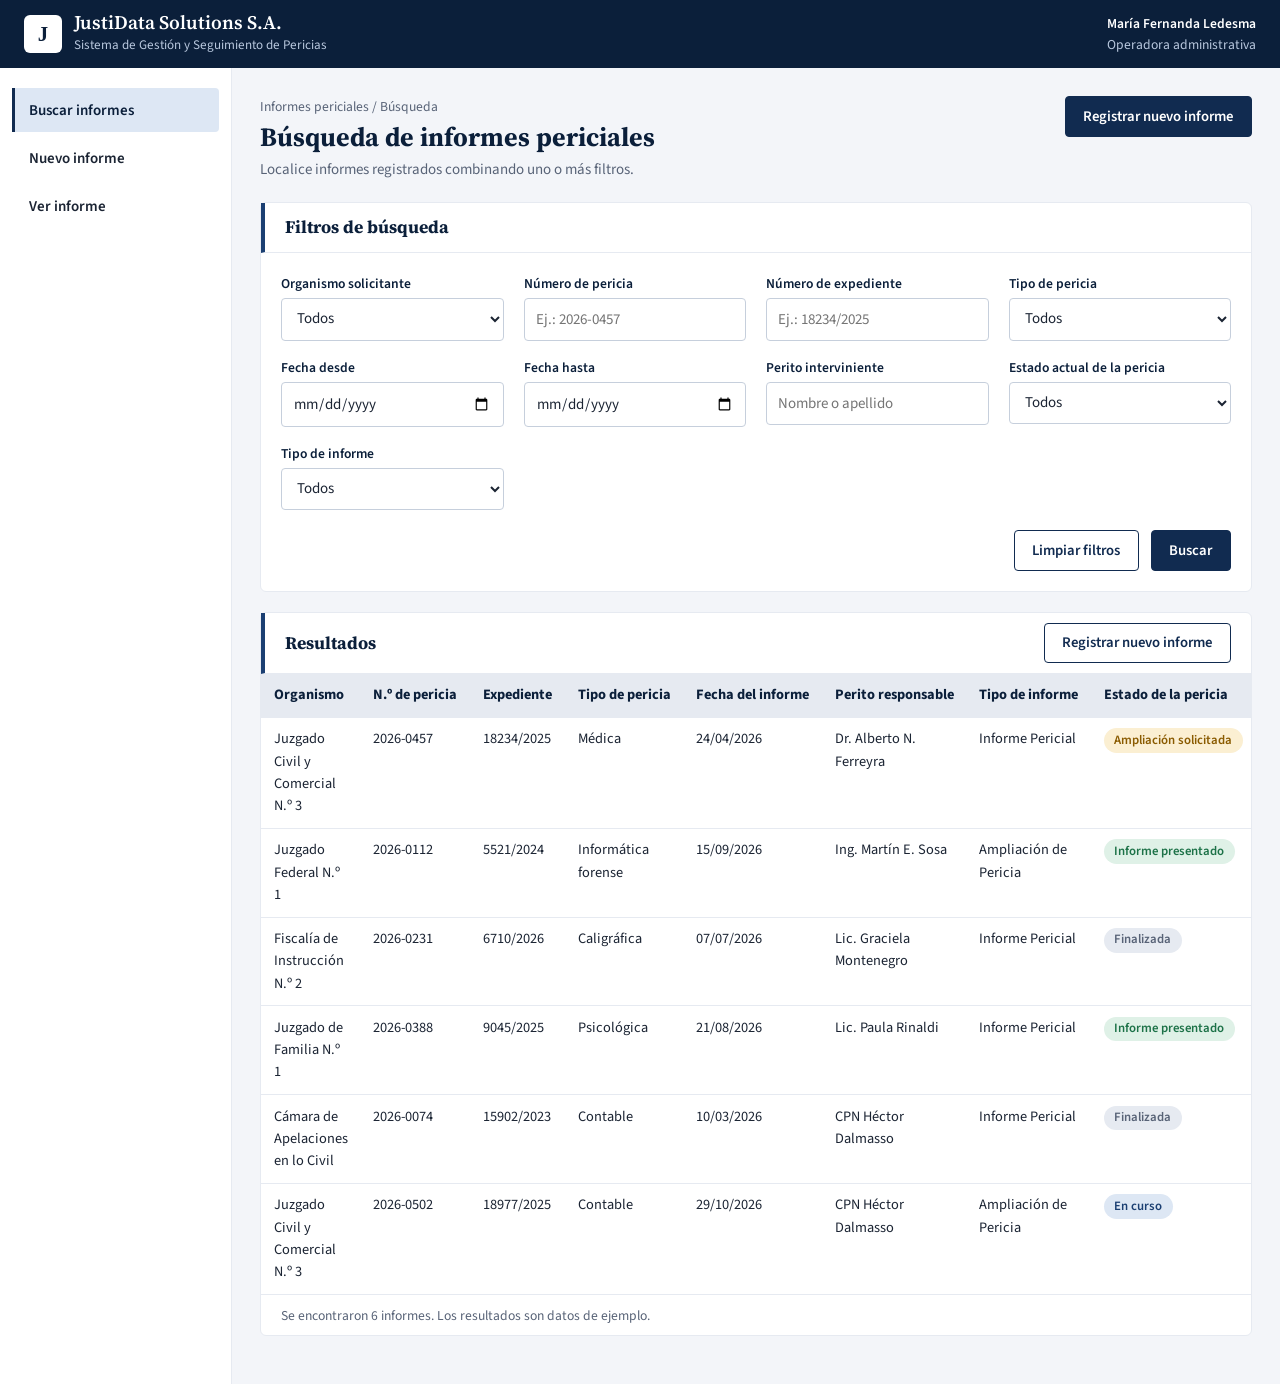
<file: index.html>
<!DOCTYPE html>
<html lang="es">
<head>
<meta charset="UTF-8">
<meta name="viewport" content="width=device-width, initial-scale=1">
<title>Búsqueda de informes - JustiData Solutions S.A.</title>
<link rel="preconnect" href="https://fonts.googleapis.com">
<link href="https://fonts.googleapis.com/css2?family=Source+Sans+3:wght@400;600&family=Source+Serif+4:wght@600&display=swap" rel="stylesheet">
<link rel="stylesheet" href="estilos.css">
</head>
<body>
<div class="app">
  <header class="cabecera">
    <div class="marca"><span class="logo">J</span>
      <div><strong>JustiData Solutions S.A.</strong><small>Sistema de Gestión y Seguimiento de Pericias</small></div></div>
    <div class="sesion"><b>María Fernanda Ledesma</b>Operadora administrativa</div>
  </header>

  <nav class="lateral" aria-label="Menú principal">
    <a href="index.html" class="activo" aria-current="page">Buscar informes</a>
    <a href="nuevo_informe.html">Nuevo informe</a>
    <a href="ver_informe.html">Ver informe</a>
  </nav>

  <main class="contenido">
    <div class="titulo-pagina">
      <div>
        <p class="migas">Informes periciales / Búsqueda</p>
        <h1>Búsqueda de informes periciales</h1>
        <p class="subtitulo">Localice informes registrados combinando uno o más filtros.</p>
      </div>
      <a class="btn btn-primario" href="nuevo_informe.html">Registrar nuevo informe</a>
    </div>

    <form class="panel" action="index.html" method="get">
      <h2>Filtros de búsqueda</h2>
      <div class="cuerpo grilla">
        <div><label for="f-organismo">Organismo solicitante</label>
          <select id="f-organismo"><option value="">Todos</option>
            <option>Juzgado Civil y Comercial N.º 3</option><option>Juzgado Federal N.º 1</option>
            <option>Fiscalía de Instrucción N.º 2</option><option>Juzgado de Familia N.º 1</option>
            <option>Cámara de Apelaciones en lo Civil</option></select></div>
        <div><label for="f-pericia">Número de pericia</label><input id="f-pericia" placeholder="Ej.: 2026-0457"></div>
        <div><label for="f-exp">Número de expediente</label><input id="f-exp" placeholder="Ej.: 18234/2025"></div>
        <div><label for="f-tipo">Tipo de pericia</label>
          <select id="f-tipo"><option value="">Todos</option><option>Médica</option><option>Psicológica</option>
            <option>Contable</option><option>Caligráfica</option><option>Informática forense</option><option>Ambiental</option></select></div>
        <div><label for="f-desde">Fecha desde</label><input type="date" id="f-desde"></div>
        <div><label for="f-hasta">Fecha hasta</label><input type="date" id="f-hasta"></div>
        <div><label for="f-perito">Perito interviniente</label><input id="f-perito" placeholder="Nombre o apellido"></div>
        <div><label for="f-estado">Estado actual de la pericia</label>
          <select id="f-estado"><option value="">Todos</option><option>En curso</option><option>Informe presentado</option>
            <option>Ampliación solicitada</option><option>Finalizada</option></select></div>
        <div><label for="f-tinforme">Tipo de informe</label>
          <select id="f-tinforme"><option value="">Todos</option><option>Informe Pericial</option><option>Ampliación de Pericia</option></select></div>
      </div>
      <div class="cuerpo acciones" style="padding-top:0">
        <button type="reset" class="btn">Limpiar filtros</button>
        <button type="submit" class="btn btn-primario">Buscar</button>
      </div>
    </form>

    <section class="panel">
      <div class="panel-encabezado"><h2>Resultados</h2>
        <a class="btn" href="nuevo_informe.html">Registrar nuevo informe</a></div>
      <div class="tabla-wrap">
        <table>
          <thead><tr>
            <th>Organismo</th><th>N.º de pericia</th><th>Expediente</th><th>Tipo de pericia</th><th>Fecha del informe</th>
            <th>Perito responsable</th><th>Tipo de informe</th><th>Estado de la pericia</th><th>Acción</th>
          </tr></thead>
          <tbody>
            <tr><td>Juzgado Civil y Comercial N.º 3</td><td>2026-0457</td><td>18234/2025</td><td>Médica</td><td>24/04/2026</td>
              <td>Dr. Alberto N. Ferreyra</td><td>Informe Pericial</td><td><span class="estado e-ampliacion">Ampliación solicitada</span></td>
              <td><a class="btn" href="ver_informe.html">Ver informe</a></td></tr>
            <tr><td>Juzgado Federal N.º 1</td><td>2026-0112</td><td>5521/2024</td><td>Informática forense</td><td>15/09/2026</td>
              <td>Ing. Martín E. Sosa</td><td>Ampliación de Pericia</td><td><span class="estado e-presentado">Informe presentado</span></td>
              <td><a class="btn" href="ver_informe.html">Ver informe</a></td></tr>
            <tr><td>Fiscalía de Instrucción N.º 2</td><td>2026-0231</td><td>6710/2026</td><td>Caligráfica</td><td>07/07/2026</td>
              <td>Lic. Graciela Montenegro</td><td>Informe Pericial</td><td><span class="estado e-final">Finalizada</span></td>
              <td><a class="btn" href="ver_informe.html">Ver informe</a></td></tr>
            <tr><td>Juzgado de Familia N.º 1</td><td>2026-0388</td><td>9045/2025</td><td>Psicológica</td><td>21/08/2026</td>
              <td>Lic. Paula Rinaldi</td><td>Informe Pericial</td><td><span class="estado e-presentado">Informe presentado</span></td>
              <td><a class="btn" href="ver_informe.html">Ver informe</a></td></tr>
            <tr><td>Cámara de Apelaciones en lo Civil</td><td>2026-0074</td><td>15902/2023</td><td>Contable</td><td>10/03/2026</td>
              <td>CPN Héctor Dalmasso</td><td>Informe Pericial</td><td><span class="estado e-final">Finalizada</span></td>
              <td><a class="btn" href="ver_informe.html">Ver informe</a></td></tr>
            <tr><td>Juzgado Civil y Comercial N.º 3</td><td>2026-0502</td><td>18977/2025</td><td>Contable</td><td>29/10/2026</td>
              <td>CPN Héctor Dalmasso</td><td>Ampliación de Pericia</td><td><span class="estado e-curso">En curso</span></td>
              <td><a class="btn" href="ver_informe.html">Ver informe</a></td></tr>
          </tbody>
        </table>
      </div>
      <p class="resumen">Se encontraron 6 informes. Los resultados son datos de ejemplo.</p>
    </section>
  </main>
</div>
</body>
</html>
</file>
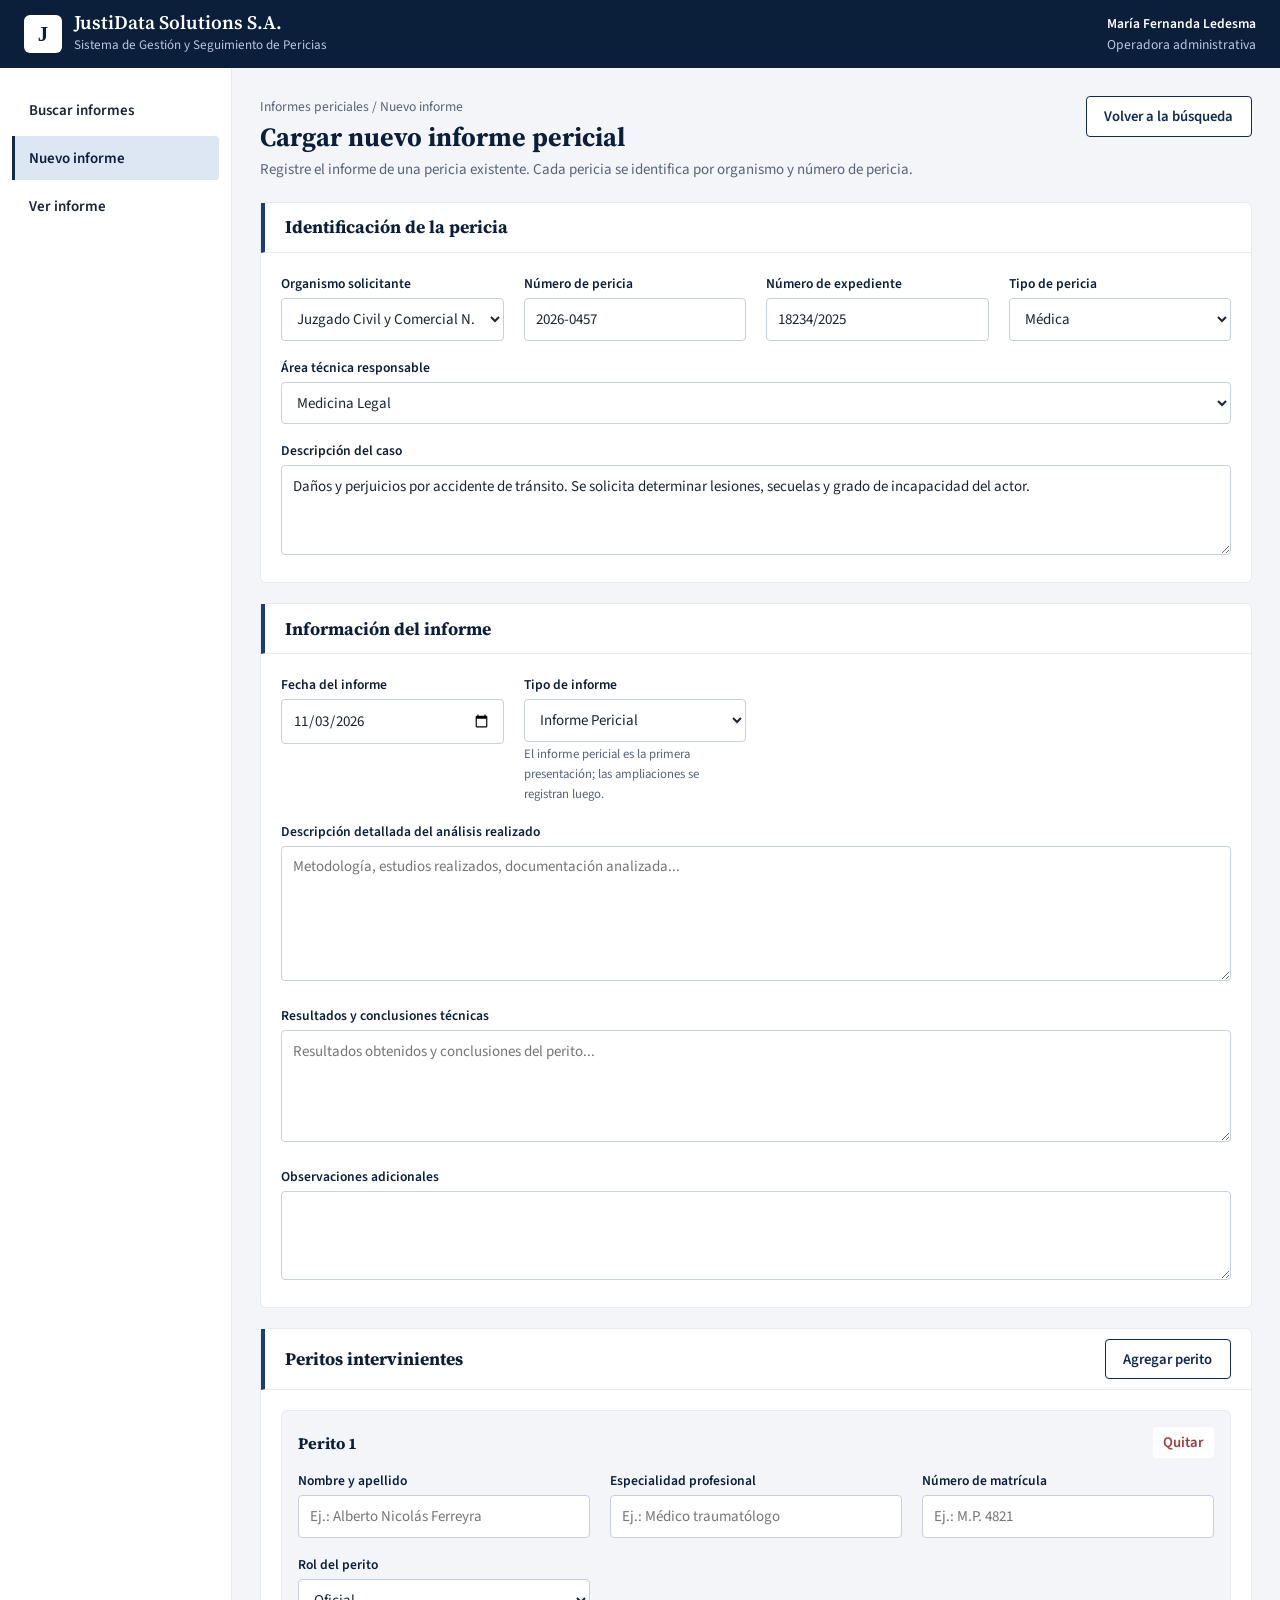
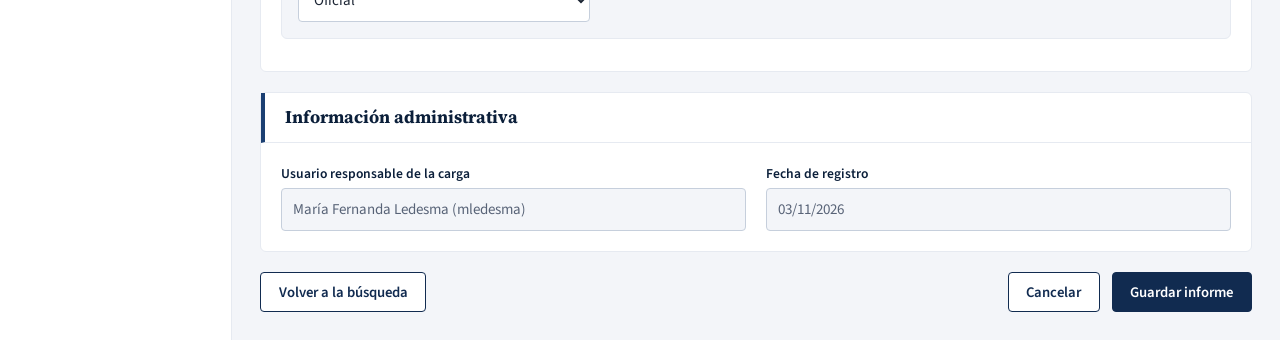
<file: nuevo_informe.html>
<!DOCTYPE html>
<html lang="es">
<head>
<meta charset="UTF-8">
<meta name="viewport" content="width=device-width, initial-scale=1">
<title>Nuevo informe pericial - JustiData Solutions S.A.</title>
<link rel="preconnect" href="https://fonts.googleapis.com">
<link href="https://fonts.googleapis.com/css2?family=Source+Sans+3:wght@400;600&family=Source+Serif+4:wght@600&display=swap" rel="stylesheet">
<link rel="stylesheet" href="estilos.css">
</head>
<body>
<div class="app">
  <header class="cabecera">
    <div class="marca"><span class="logo">J</span>
      <div><strong>JustiData Solutions S.A.</strong><small>Sistema de Gestión y Seguimiento de Pericias</small></div></div>
    <div class="sesion"><b>María Fernanda Ledesma</b>Operadora administrativa</div>
  </header>

  <nav class="lateral" aria-label="Menú principal">
    <a href="index.html">Buscar informes</a>
    <a href="nuevo_informe.html" class="activo" aria-current="page">Nuevo informe</a>
    <a href="ver_informe.html">Ver informe</a>
  </nav>

  <main class="contenido">
    <div class="titulo-pagina">
      <div>
        <p class="migas">Informes periciales / Nuevo informe</p>
        <h1>Cargar nuevo informe pericial</h1>
        <p class="subtitulo">Registre el informe de una pericia existente. Cada pericia se identifica por organismo y número de pericia.</p>
      </div>
      <a class="btn" href="index.html">Volver a la búsqueda</a>
    </div>

    <form action="ver_informe.html" method="get">
      <section class="panel">
        <h2>Identificación de la pericia</h2>
        <div class="cuerpo grilla">
          <div><label for="organismo">Organismo solicitante</label>
            <select id="organismo" name="organismo" required>
              <option value="">Seleccione un organismo</option>
              <option selected>Juzgado Civil y Comercial N.º 3</option>
              <option>Juzgado Federal N.º 1</option>
              <option>Fiscalía de Instrucción N.º 2</option>
              <option>Juzgado de Familia N.º 1</option>
              <option>Cámara de Apelaciones en lo Civil</option>
            </select></div>
          <div><label for="nro-pericia">Número de pericia</label>
            <input id="nro-pericia" name="nro_pericia" value="2026-0457" required></div>
          <div><label for="expediente">Número de expediente</label>
            <input id="expediente" name="expediente" value="18234/2025" required></div>
          <div><label for="tipo-pericia">Tipo de pericia</label>
            <select id="tipo-pericia" name="tipo_pericia" required>
              <option value="">Seleccione un tipo</option>
              <option selected>Médica</option><option>Psicológica</option><option>Contable</option>
              <option>Caligráfica</option><option>Informática forense</option><option>Ambiental</option>
            </select></div>
          <div class="ancho"><label for="area">Área técnica responsable</label>
            <select id="area" name="area" required>
              <option selected>Medicina Legal</option><option>Salud Mental</option><option>Contabilidad y Finanzas</option>
              <option>Documentología</option><option>Informática Forense</option><option>Ingeniería Ambiental</option>
            </select></div>
          <div class="ancho"><label for="caso">Descripción del caso</label>
            <textarea id="caso" name="caso" rows="3">Daños y perjuicios por accidente de tránsito. Se solicita determinar lesiones, secuelas y grado de incapacidad del actor.</textarea></div>
        </div>
      </section>

      <section class="panel">
        <h2>Información del informe</h2>
        <div class="cuerpo grilla">
          <div><label for="fecha-informe">Fecha del informe</label>
            <input type="date" id="fecha-informe" name="fecha_informe" value="2026-11-03" required></div>
          <div><label for="tipo-informe">Tipo de informe</label>
            <select id="tipo-informe" name="tipo_informe" required>
              <option>Informe Pericial</option><option>Ampliación de Pericia</option>
            </select>
            <p class="ayuda">El informe pericial es la primera presentación; las ampliaciones se registran luego.</p></div>
          <div class="ancho"><label for="analisis">Descripción detallada del análisis realizado</label>
            <textarea id="analisis" name="analisis" rows="5" required placeholder="Metodología, estudios realizados, documentación analizada..."></textarea></div>
          <div class="ancho"><label for="resultados">Resultados y conclusiones técnicas</label>
            <textarea id="resultados" name="resultados" rows="4" required placeholder="Resultados obtenidos y conclusiones del perito..."></textarea></div>
          <div class="ancho"><label for="observaciones">Observaciones adicionales</label>
            <textarea id="observaciones" name="observaciones" rows="3"></textarea></div>
        </div>
      </section>

      <section class="panel">
        <div class="panel-encabezado"><h2>Peritos intervinientes</h2>
          <button type="button" class="btn" id="agregar-perito">Agregar perito</button></div>
        <div class="cuerpo" id="lista-peritos">
          <div class="perito">
            <div class="perito-cab"><h3>Perito 1</h3><button type="button" class="btn btn-quitar quitar">Quitar</button></div>
            <div class="grilla">
              <div><label>Nombre y apellido</label><input name="perito_nombre[]" required placeholder="Ej.: Alberto Nicolás Ferreyra"></div>
              <div><label>Especialidad profesional</label><input name="perito_especialidad[]" required placeholder="Ej.: Médico traumatólogo"></div>
              <div><label>Número de matrícula</label><input name="perito_matricula[]" required placeholder="Ej.: M.P. 4821"></div>
              <div><label>Rol del perito</label>
                <select name="perito_rol[]"><option>Oficial</option><option>De oficio</option><option>De parte</option></select></div>
            </div>
          </div>
        </div>
      </section>

      <section class="panel">
        <h2>Información administrativa</h2>
        <div class="cuerpo grilla">
          <div><label for="usuario">Usuario responsable de la carga</label>
            <input id="usuario" value="María Fernanda Ledesma (mledesma)" readonly></div>
          <div><label for="fecha-registro">Fecha de registro</label>
            <input id="fecha-registro" value="03/11/2026" readonly></div>
        </div>
      </section>

      <div class="acciones">
        <a class="btn izq" href="index.html">Volver a la búsqueda</a>
        <a class="btn" href="index.html">Cancelar</a>
        <button type="submit" class="btn btn-primario">Guardar informe</button>
      </div>
    </form>
  </main>
</div>

<script>
const lista = document.getElementById('lista-peritos');
function numerar(){
  lista.querySelectorAll('.perito').forEach((p,i)=>p.querySelector('h3').textContent='Perito '+(i+1));
}
document.getElementById('agregar-perito').addEventListener('click',()=>{
  const nuevo = lista.firstElementChild.cloneNode(true);
  nuevo.querySelectorAll('input').forEach(i=>i.value='');
  nuevo.querySelector('select').selectedIndex = 0;
  lista.appendChild(nuevo);
  numerar();
});
lista.addEventListener('click',e=>{
  if(e.target.classList.contains('quitar') && lista.children.length>1){
    e.target.closest('.perito').remove();
    numerar();
  }
});
</script>
</body>
</html>
</file>
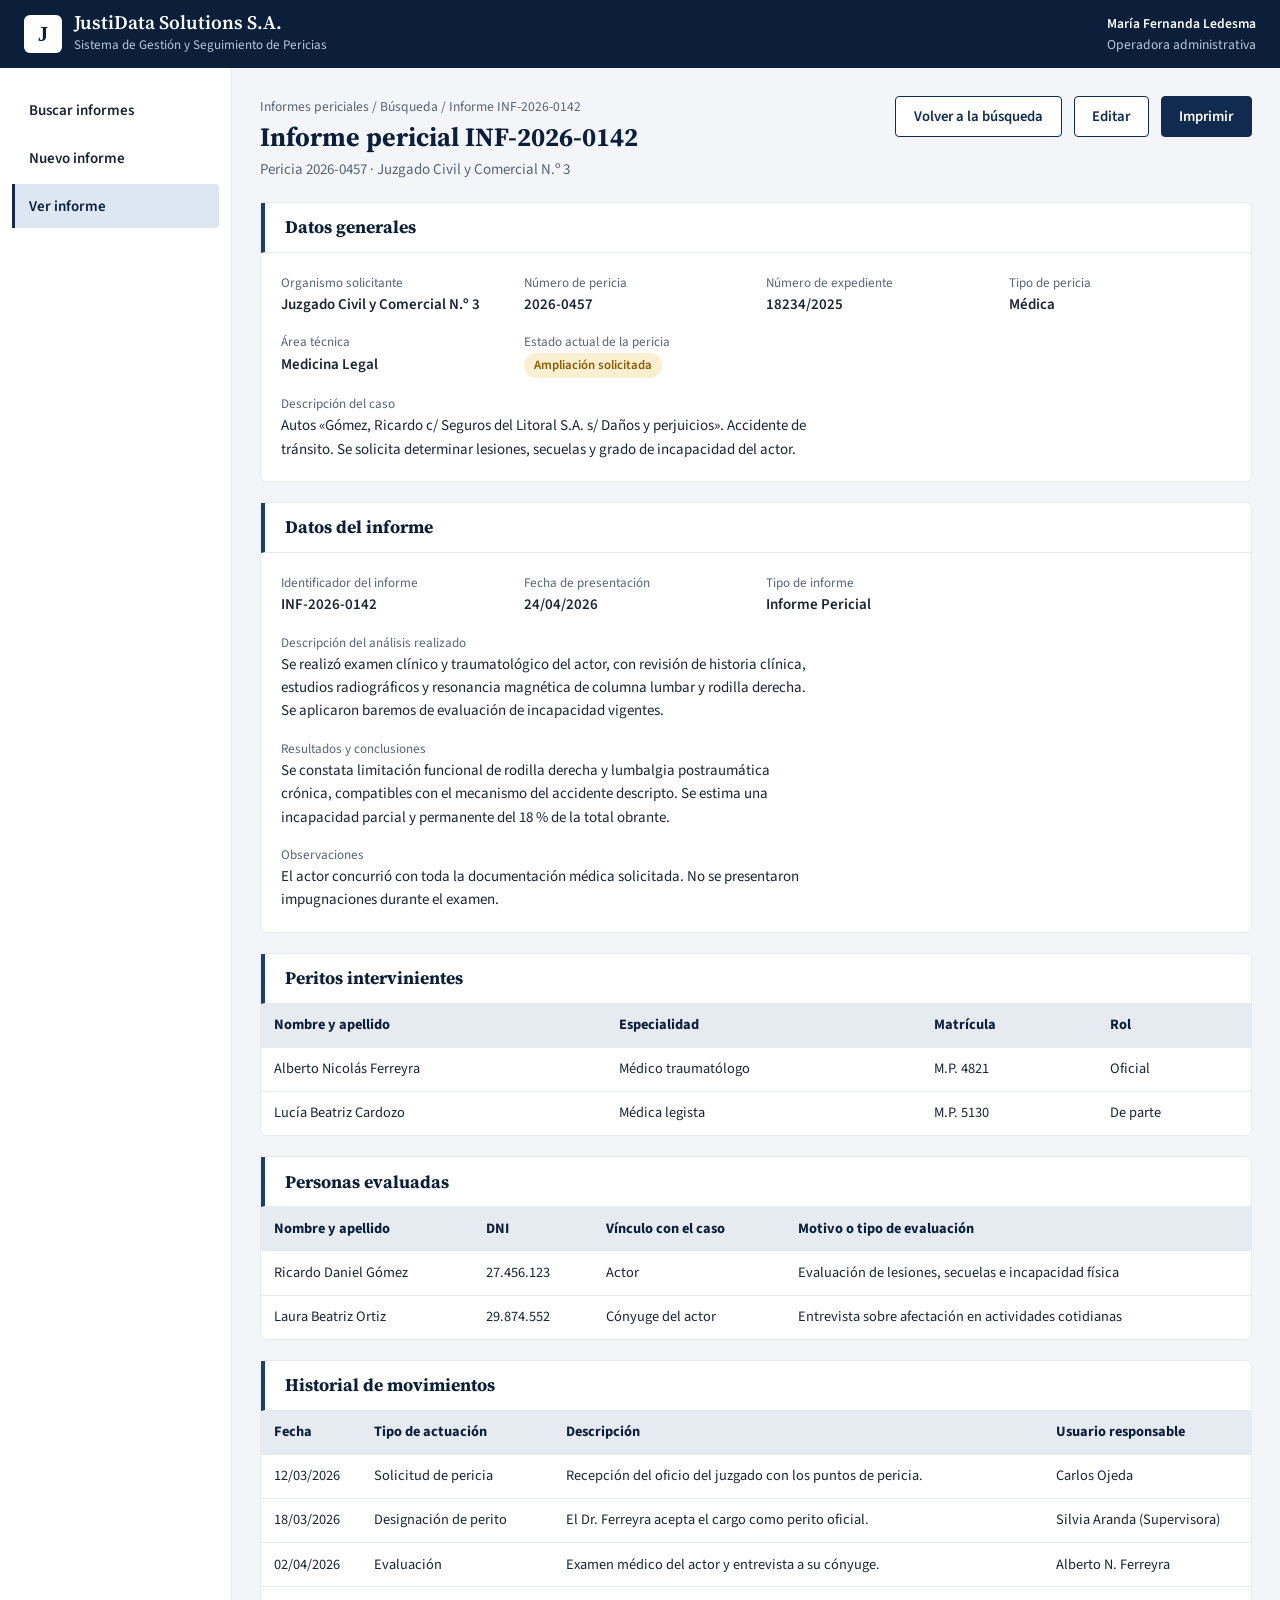
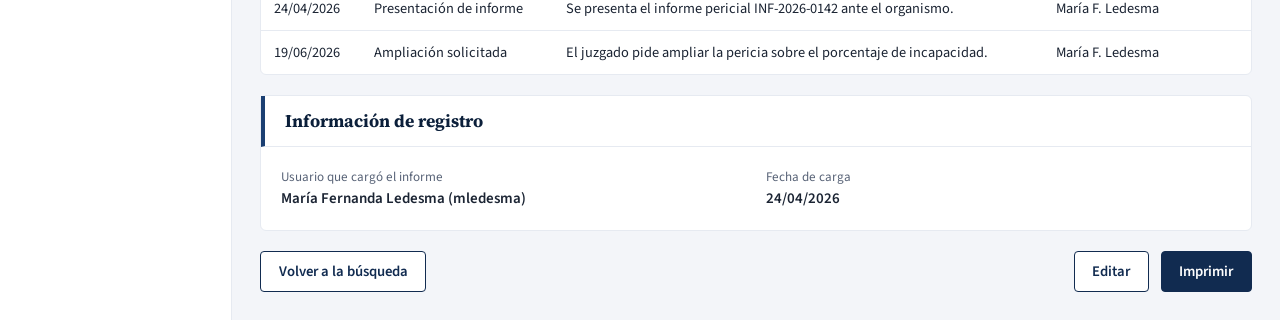
<file: ver_informe.html>
<!DOCTYPE html>
<html lang="es">
<head>
<meta charset="UTF-8">
<meta name="viewport" content="width=device-width, initial-scale=1">
<title>Informe INF-2026-0142 - JustiData Solutions S.A.</title>
<link rel="preconnect" href="https://fonts.googleapis.com">
<link href="https://fonts.googleapis.com/css2?family=Source+Sans+3:wght@400;600&family=Source+Serif+4:wght@600&display=swap" rel="stylesheet">
<link rel="stylesheet" href="estilos.css">
</head>
<body>
<div class="app">
  <header class="cabecera">
    <div class="marca"><span class="logo">J</span>
      <div><strong>JustiData Solutions S.A.</strong><small>Sistema de Gestión y Seguimiento de Pericias</small></div></div>
    <div class="sesion"><b>María Fernanda Ledesma</b>Operadora administrativa</div>
  </header>

  <nav class="lateral" aria-label="Menú principal">
    <a href="index.html">Buscar informes</a>
    <a href="nuevo_informe.html">Nuevo informe</a>
    <a href="ver_informe.html" class="activo" aria-current="page">Ver informe</a>
  </nav>

  <main class="contenido">
    <div class="titulo-pagina">
      <div>
        <p class="migas">Informes periciales / Búsqueda / Informe INF-2026-0142</p>
        <h1>Informe pericial INF-2026-0142</h1>
        <p class="subtitulo">Pericia 2026-0457 · Juzgado Civil y Comercial N.º 3</p>
      </div>
      <div class="acciones">
        <a class="btn" href="index.html">Volver a la búsqueda</a>
        <a class="btn" href="nuevo_informe.html">Editar</a>
        <button type="button" class="btn btn-primario" onclick="window.print()">Imprimir</button>
      </div>
    </div>

    <section class="panel">
      <h2>Datos generales</h2>
      <dl class="cuerpo datos">
        <div><dt>Organismo solicitante</dt><dd>Juzgado Civil y Comercial N.º 3</dd></div>
        <div><dt>Número de pericia</dt><dd>2026-0457</dd></div>
        <div><dt>Número de expediente</dt><dd>18234/2025</dd></div>
        <div><dt>Tipo de pericia</dt><dd>Médica</dd></div>
        <div><dt>Área técnica</dt><dd>Medicina Legal</dd></div>
        <div><dt>Estado actual de la pericia</dt><dd><span class="estado e-ampliacion">Ampliación solicitada</span></dd></div>
        <div class="ancho"><dt>Descripción del caso</dt>
          <dd>Autos «Gómez, Ricardo c/ Seguros del Litoral S.A. s/ Daños y perjuicios». Accidente de tránsito. Se solicita determinar lesiones, secuelas y grado de incapacidad del actor.</dd></div>
      </dl>
    </section>

    <section class="panel">
      <h2>Datos del informe</h2>
      <dl class="cuerpo datos">
        <div><dt>Identificador del informe</dt><dd>INF-2026-0142</dd></div>
        <div><dt>Fecha de presentación</dt><dd>24/04/2026</dd></div>
        <div><dt>Tipo de informe</dt><dd>Informe Pericial</dd></div>
        <div class="ancho"><dt>Descripción del análisis realizado</dt>
          <dd>Se realizó examen clínico y traumatológico del actor, con revisión de historia clínica, estudios radiográficos y resonancia magnética de columna lumbar y rodilla derecha. Se aplicaron baremos de evaluación de incapacidad vigentes.</dd></div>
        <div class="ancho"><dt>Resultados y conclusiones</dt>
          <dd>Se constata limitación funcional de rodilla derecha y lumbalgia postraumática crónica, compatibles con el mecanismo del accidente descripto. Se estima una incapacidad parcial y permanente del 18 % de la total obrante.</dd></div>
        <div class="ancho"><dt>Observaciones</dt>
          <dd>El actor concurrió con toda la documentación médica solicitada. No se presentaron impugnaciones durante el examen.</dd></div>
      </dl>
    </section>

    <section class="panel">
      <h2>Peritos intervinientes</h2>
      <div class="tabla-wrap"><table>
        <thead><tr><th>Nombre y apellido</th><th>Especialidad</th><th>Matrícula</th><th>Rol</th></tr></thead>
        <tbody>
          <tr><td>Alberto Nicolás Ferreyra</td><td>Médico traumatólogo</td><td>M.P. 4821</td><td>Oficial</td></tr>
          <tr><td>Lucía Beatriz Cardozo</td><td>Médica legista</td><td>M.P. 5130</td><td>De parte</td></tr>
        </tbody>
      </table></div>
    </section>

    <section class="panel">
      <h2>Personas evaluadas</h2>
      <div class="tabla-wrap"><table>
        <thead><tr><th>Nombre y apellido</th><th>DNI</th><th>Vínculo con el caso</th><th>Motivo o tipo de evaluación</th></tr></thead>
        <tbody>
          <tr><td>Ricardo Daniel Gómez</td><td>27.456.123</td><td>Actor</td><td>Evaluación de lesiones, secuelas e incapacidad física</td></tr>
          <tr><td>Laura Beatriz Ortiz</td><td>29.874.552</td><td>Cónyuge del actor</td><td>Entrevista sobre afectación en actividades cotidianas</td></tr>
        </tbody>
      </table></div>
    </section>

    <section class="panel">
      <h2>Historial de movimientos</h2>
      <div class="tabla-wrap"><table>
        <thead><tr><th>Fecha</th><th>Tipo de actuación</th><th>Descripción</th><th>Usuario responsable</th></tr></thead>
        <tbody>
          <tr><td>12/03/2026</td><td>Solicitud de pericia</td><td>Recepción del oficio del juzgado con los puntos de pericia.</td><td>Carlos Ojeda</td></tr>
          <tr><td>18/03/2026</td><td>Designación de perito</td><td>El Dr. Ferreyra acepta el cargo como perito oficial.</td><td>Silvia Aranda (Supervisora)</td></tr>
          <tr><td>02/04/2026</td><td>Evaluación</td><td>Examen médico del actor y entrevista a su cónyuge.</td><td>Alberto N. Ferreyra</td></tr>
          <tr><td>24/04/2026</td><td>Presentación de informe</td><td>Se presenta el informe pericial INF-2026-0142 ante el organismo.</td><td>María F. Ledesma</td></tr>
          <tr><td>19/06/2026</td><td>Ampliación solicitada</td><td>El juzgado pide ampliar la pericia sobre el porcentaje de incapacidad.</td><td>María F. Ledesma</td></tr>
        </tbody>
      </table></div>
    </section>

    <section class="panel">
      <h2>Información de registro</h2>
      <dl class="cuerpo datos">
        <div><dt>Usuario que cargó el informe</dt><dd>María Fernanda Ledesma (mledesma)</dd></div>
        <div><dt>Fecha de carga</dt><dd>24/04/2026</dd></div>
      </dl>
    </section>

    <div class="acciones">
      <a class="btn izq" href="index.html">Volver a la búsqueda</a>
      <a class="btn" href="nuevo_informe.html">Editar</a>
      <button type="button" class="btn btn-primario" onclick="window.print()">Imprimir</button>
    </div>
  </main>
</div>
</body>
</html>
</file>
<file: estilos.css>
/* JustiData Solutions S.A. - Sistema de Gestión y Seguimiento de Pericias */
:root{
  --azul-900:#0b1f3a;--azul-800:#112b50;--azul-700:#1b3f72;--azul-500:#2f64a8;--azul-100:#dde7f4;
  --gris-50:#f3f5f9;--gris-100:#e6eaf1;--gris-300:#c6cfdc;--gris-600:#586377;--texto:#1b2433;
  --ok:#1d7248;--ok-bg:#dff1e7;--aviso:#8a5b00;--aviso-bg:#fbefd2;
}
*{box-sizing:border-box;margin:0}
body{font:15px/1.55 "Source Sans 3","Segoe UI",system-ui,sans-serif;color:var(--texto);background:var(--gris-50)}
h1,h2,h3{font-family:"Source Serif 4",Georgia,serif;color:var(--azul-900);line-height:1.25}
h1{font-size:1.65rem}
a{color:var(--azul-500)}
:focus-visible{outline:2px solid var(--azul-500);outline-offset:2px}

/* Estructura general */
.app{display:grid;grid-template-columns:232px minmax(0,1fr);grid-template-rows:auto 1fr;min-height:100vh}
.cabecera{grid-column:1/-1;display:flex;justify-content:space-between;align-items:center;gap:1rem;
  background:var(--azul-900);color:#fff;padding:.75rem 1.5rem}
.marca{display:flex;align-items:center;gap:.75rem}
.logo{width:38px;height:38px;border-radius:6px;background:#fff;color:var(--azul-900);display:grid;place-items:center;
  font:700 1.3rem Georgia,serif}
.marca strong{display:block;font:600 1.2rem/1.1 "Source Serif 4",Georgia,serif}
.marca small{color:#b9c8de;font-size:.82rem}
.sesion{text-align:right;font-size:.85rem;color:#b9c8de}
.sesion b{display:block;color:#fff;font-weight:600}
.lateral{background:#fff;border-right:1px solid var(--gris-100);padding:1.25rem .75rem}
.lateral a{display:block;padding:.65rem .9rem;margin-bottom:.25rem;border-left:3px solid transparent;
  border-radius:0 4px 4px 0;color:var(--texto);text-decoration:none;font-weight:600}
.lateral a:hover{background:var(--gris-50)}
.lateral a.activo{background:var(--azul-100);border-left-color:var(--azul-800);color:var(--azul-900)}
.contenido{padding:1.75rem;max-width:1200px;width:100%}
.titulo-pagina{display:flex;justify-content:space-between;align-items:flex-start;flex-wrap:wrap;gap:1rem;margin-bottom:1.25rem}
.migas{font-size:.85rem;color:var(--gris-600);margin-bottom:.25rem}
.subtitulo{color:var(--gris-600);margin-top:.25rem}

/* Paneles */
.panel{background:#fff;border:1px solid var(--gris-100);border-radius:6px;margin-bottom:1.25rem}
.panel>h2{font-size:1.1rem;padding:.85rem 1.25rem;border-bottom:1px solid var(--gris-100);border-left:4px solid var(--azul-700)}
.cuerpo{padding:1.25rem}
.panel-encabezado{display:flex;justify-content:space-between;align-items:center;gap:1rem;flex-wrap:wrap;
  border-bottom:1px solid var(--gris-100);border-left:4px solid var(--azul-700);padding:.6rem 1.25rem}
.panel-encabezado h2{font-size:1.1rem}

/* Formularios */
.grilla{display:grid;grid-template-columns:repeat(auto-fit,minmax(220px,1fr));gap:1rem 1.25rem}
.ancho{grid-column:1/-1}
label{display:block;font-size:.85rem;font-weight:600;margin-bottom:.25rem;color:var(--azul-900)}
input,select,textarea{width:100%;padding:.55rem .7rem;border:1px solid var(--gris-300);border-radius:4px;
  font:inherit;background:#fff;color:var(--texto)}
textarea{resize:vertical}
input[readonly]{background:var(--gris-50);color:var(--gris-600)}
.ayuda{font-size:.8rem;color:var(--gris-600);margin-top:.2rem}
.perito{border:1px solid var(--gris-100);background:var(--gris-50);border-radius:6px;padding:1rem;margin-bottom:.75rem}
.perito-cab{display:flex;justify-content:space-between;align-items:center;margin-bottom:.75rem}
.perito-cab h3{font-size:1rem}

/* Botones */
.btn{display:inline-block;padding:.55rem 1.1rem;border:1px solid var(--azul-800);border-radius:4px;background:#fff;
  color:var(--azul-800);font:600 .92rem "Source Sans 3","Segoe UI",system-ui,sans-serif;text-decoration:none;cursor:pointer}
.btn:hover{background:var(--azul-100)}
.btn-primario{background:var(--azul-800);color:#fff}
.btn-primario:hover{background:var(--azul-700)}
.btn-quitar{border-color:transparent;color:#a23b3b;padding:.25rem .6rem}
.btn-quitar:hover{background:#f7e3e3}
.acciones{display:flex;flex-wrap:wrap;gap:.75rem;justify-content:flex-end}
.acciones .izq{margin-right:auto}

/* Tablas */
.tabla-wrap{overflow-x:auto}
table{width:100%;border-collapse:collapse;font-size:.9rem}
th{background:var(--gris-100);color:var(--azul-900);text-align:left;padding:.65rem .8rem;white-space:nowrap}
td{padding:.65rem .8rem;border-top:1px solid var(--gris-100);vertical-align:top}
tbody tr:hover{background:var(--gris-50)}
.resumen{padding:.6rem 1.25rem;font-size:.85rem;color:var(--gris-600);border-top:1px solid var(--gris-100)}

/* Estados */
.estado{display:inline-block;padding:.15rem .65rem;border-radius:999px;font-size:.8rem;font-weight:600;white-space:nowrap}
.e-curso{background:var(--azul-100);color:var(--azul-700)}
.e-presentado{background:var(--ok-bg);color:var(--ok)}
.e-ampliacion{background:var(--aviso-bg);color:var(--aviso)}
.e-final{background:var(--gris-100);color:var(--gris-600)}

/* Lista de datos (pantalla de consulta) */
.datos{display:grid;grid-template-columns:repeat(auto-fit,minmax(220px,1fr));gap:1rem 1.25rem}
.datos dt{font-size:.82rem;color:var(--gris-600)}
.datos dd{font-weight:600}
.datos .ancho dd{font-weight:400;max-width:75ch}

/* Impresión */
@media print{
  .cabecera,.lateral,.acciones{display:none}
  .app{display:block}.contenido{padding:0}
  .panel{break-inside:avoid;border-color:#999}
}

/* Adaptable */
@media(max-width:860px){
  .app{grid-template-columns:1fr}
  .lateral{display:flex;gap:.25rem;overflow-x:auto;padding:.5rem;border-right:0;border-bottom:1px solid var(--gris-100)}
  .lateral a{white-space:nowrap;margin:0;border-left:0;border-bottom:3px solid transparent;border-radius:4px 4px 0 0}
  .lateral a.activo{border-bottom-color:var(--azul-800)}
  .contenido{padding:1rem}
  .sesion{display:none}
  .acciones .izq{margin-right:0}
}
</file>
